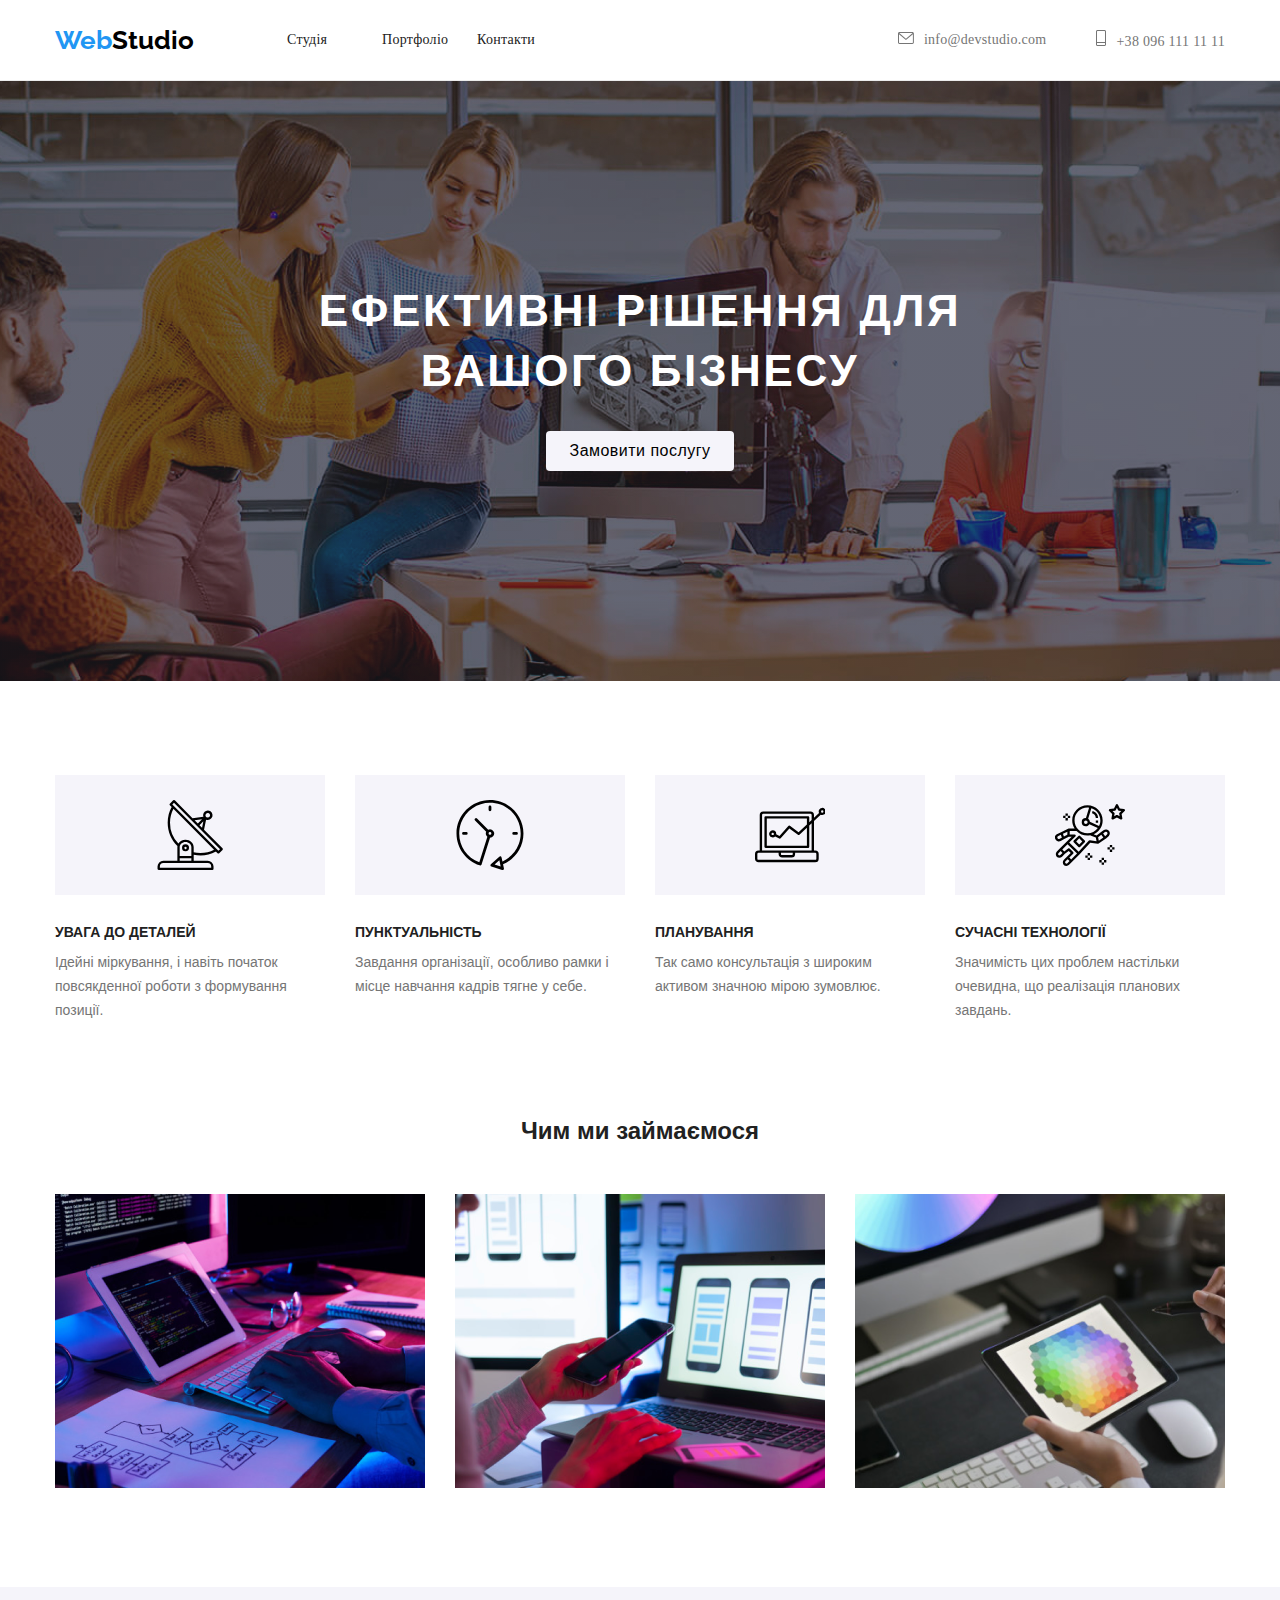
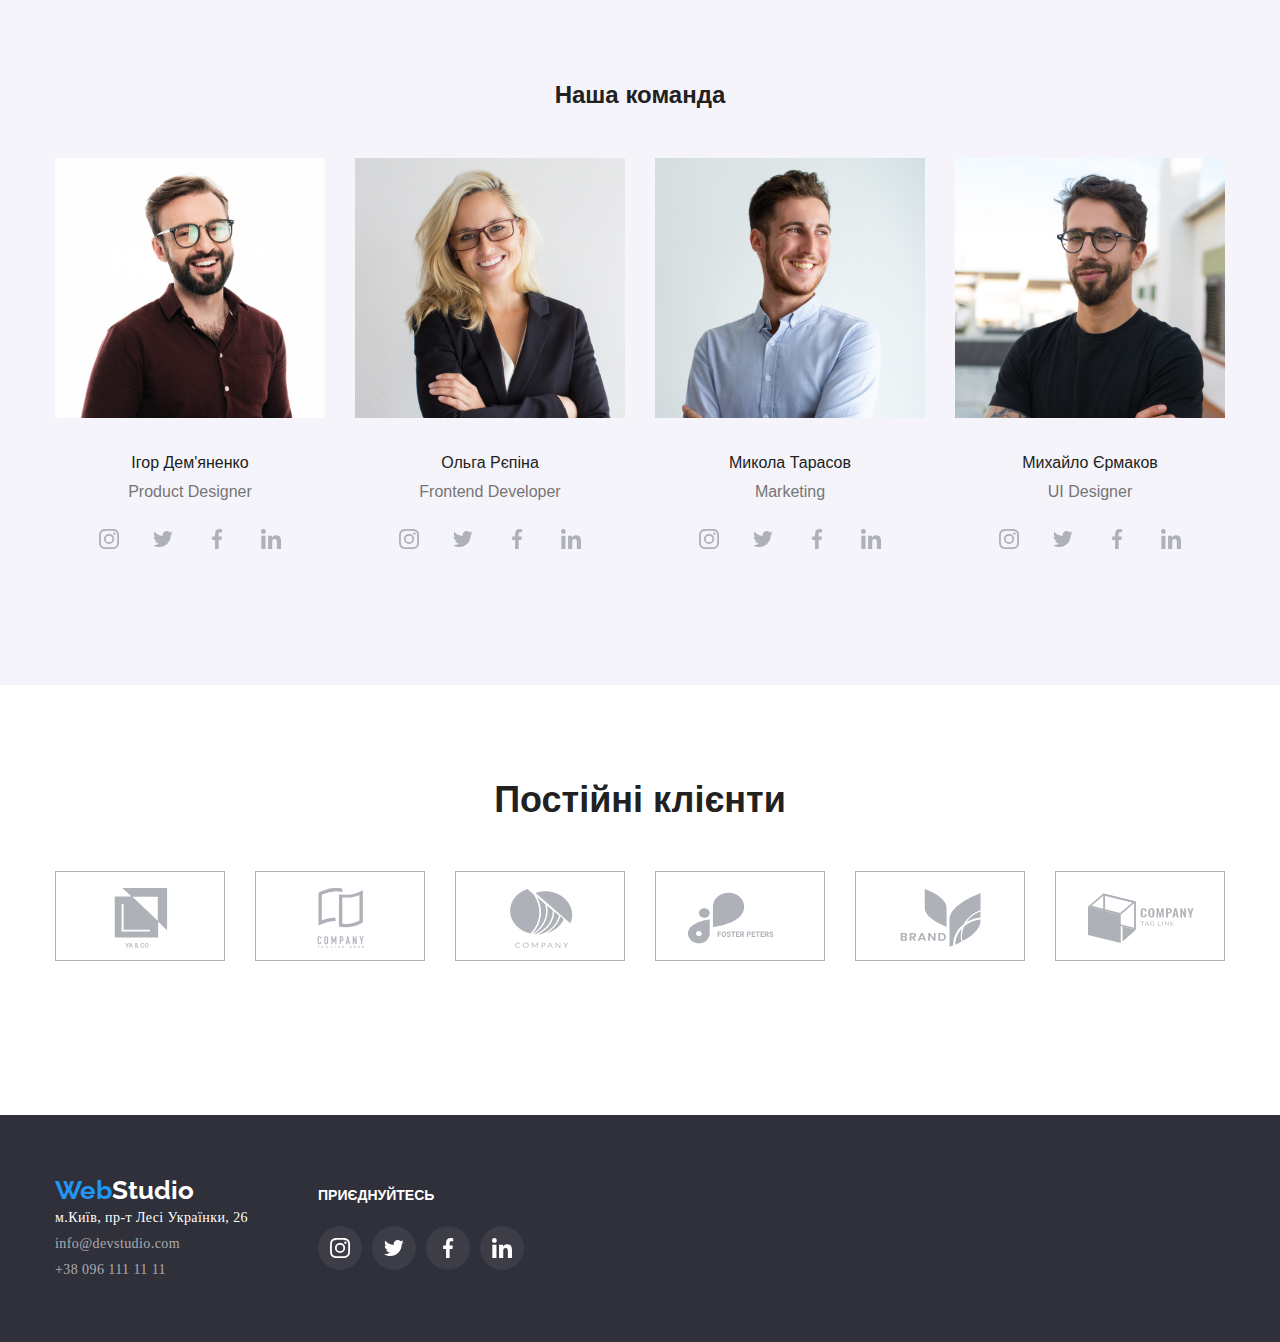
<file: index.html>
<!DOCTYPE html>
<html lang="ua">
  <head>
    <meta charset="UTF-8" />
    <meta http-equiv="X-UA-Compatible" content="IE=edge" />
    <meta name="viewport" content="width=device-width, initial-scale=1.0" />
    <title>Студія</title>
    <link rel="preconnect" href="https://fonts.googleapis.com">
    <link rel="preconnect" href="https://fonts.gstatic.com" crossorigin>
    <link href="https://fonts.googleapis.com/css2?family=Raleway:wght@700&display=swap" rel="stylesheet">
    <link
    rel="stylesheet"
    href="https://cdnjs.cloudflare.com/ajax/libs/modern-normalize/1.1.0/modern-normalize.min.css"
  />
    <link rel="stylesheet" href="./css/style.css">
  </head>
  <body>
    <header class="border">
      <div class="container nav-flex">
      <nav class="main-nav">
        <a class="web" href="#">Web<span class="logo">Studio</span></a>
        <ul class="nav-list dots">
          <li class="nav-item"><a class="nav-link" href="index.html">Студія</a></li>
          <li class="nav-item"><a class="nav-link" href="portfolio.html">Портфоліо</a></li>
          <li class="nav-item"><a class="nav-link" href="">Контакти </a></li>
        </ul>
      </nav>
      <ul class="contact-list dots">
        <li class="contact-item"><a class="contact-link" href="mailto:info@devstudio.com"><svg class="contact-icon" width="16" height="12">
          <use href="./images/icons.svg#icon-envelope"></use>
        </svg>info@devstudio.com</a></li>
        <li class="contact-item"><a class="contact-link" href="tel:+380961111111"><svg class="contact-icon" width="10" height="16">
          <use href="./images/icons.svg#icon-mobile"></use>
        </svg>+38 096 111 11 11</a></li>
      </ul>
    </div>
    </header>
    <main>
      <section class="section bg1">
        <div class="container ">
        <h1 class="main-title">Ефективні рішення для вашого бізнесу </h1>
        <button class="button">Замовити послугу</button>
        </div>
      </section>
      <section class="advatages-section">
        <div class="container">
        <h2 class="hidden">Особливості</h2>
        <ul class="advantages-list dots">
          <li class="advantages">
            <div class="advantages-icon-bg">
              <svg class="advantages-icon" width="70" height="70">
                <use href="./images/icons.svg#icon-antenna"></use>
              </svg>
            </div>
            <h3 class="advantages-title">Увага до деталей</h3>
            <p class="advantages-text">
                Ідейні міркування, і навіть початок повсякденної роботи з формування позиції.
            </p>
          </li>
          <li class="advantages">
            <div class="advantages-icon-bg">
              <svg class="advantages-icon" width="70" height="70">
                <use href="./images/icons.svg#icon-clock"></use>
              </svg>
            </div>
            <h3 class="advantages-title">Пунктуальність</h3>
            <p class="advantages-text">
                Завдання організації, особливо рамки і місце навчання кадрів тягне у себе.
            </p>
          </li>
          <li class="advantages">
            <div class="advantages-icon-bg">
              <svg class="advantages-icon" width="70" height="70">
                <use href="./images/icons.svg#icon-diagram"></use>
              </svg>
            </div>
            <h3 class="advantages-title">Планування</h3>
            <p class="advantages-text">
                Так само консультація з широким активом значною мірою зумовлює.
            </p>
          </li>
          <li class="advantages">
            <div class="advantages-icon-bg">
              <svg class="advantages-icon" width="70" height="70">
                <use href="./images/icons.svg#icon-astronaut"></use>
              </svg>
            </div>
            <h3 class="advantages-title">Сучасні технології</h3>
            <p class="advantages-text">
                Значимість цих проблем настільки очевидна, що реалізація планових завдань.
            </p>
          </li>
        </ul>
        </div>
      </section>
      <section class="images-section">
        <div class="container">
        <h2 class="section-title">Чим ми займаємося</h2>
        <ul class="images-list dots">
          <li class="images">
            <img 
              src="./images/box1.png"
              alt="сотрудник создает программу"
              width="370"
            />
          </li>
          <li class="images">
            <img
              src="./images/box2.png"
              alt="сотрудник создает мобильное приложение"
              width="370"
            />
          </li>
          <li class="images">
            <img
              src="./images/box3.png"
              alt="веб-дизайнер выьирает палитру"
              width="370"
            />
          </li>
        </ul>
        </div>
      </section>
      <section class="team-section">
        <div class="container">
        <h2 class="section-title">Наша команда</h2>
        <ul class="team-list dots">
          <li class="team-items">
            <img
              src="./images/img1.jpg"
              alt="фото Игоря Демьяненко"
              width="270"
              height="260"
            />
            <div class="team-worker">
            <h3 class="team">Ігор Дем'яненко</h3>
            <p class="profession" lang="en">Product Designer</p>
            <ul class="team-social-list dots">
              <li class="team-social-item">
                <a class="team-social-link" href="">
                  <svg class="team-social-icon" width="20" height="20">
                    <use href="./images/icons.svg#icon-instagram"></use>
                  </svg>
                </a>
              </li>

              <li class="team-social-item">
                <a class="team-social-link" href="">
                  <svg class="team-social-icon" width="20" height="20">
                    <use href="./images/icons.svg#icon-twitter"></use>
                  </svg>
                </a>
              </li>

              <li class="team-social-item">
                <a class="team-social-link" href="">
                  <svg class="team-social-icon" width="20" height="20">
                    <use href="./images/icons.svg#icon-facebook"></use>
                  </svg>
                </a>
              </li>

              <li class="team-social-item">
                <a class="team-social-link" href="">
                  <svg class="team-social-icon" width="20" height="20">
                    <use href="./images/icons.svg#icon-linkedin"></use>
                  </svg>
                </a>
              </li>
            </ul>
          </div>
          </li>
          <li class="team-items">
            <img
              src="./images/img2.jpg"
              alt="фото Ольги Репиной"
              width="270"
              height="260"
            />
            <div class="team-worker">
            <h3 class="team">Ольга Рєпіна</h3>
            <p class="profession" lang="en">Frontend Developer</p>
            <ul class="team-social-list dots">
              <li class="team-social-item">
                <a class="team-social-link" href="">
                  <svg class="team-social-icon" width="20" height="20">
                    <use href="./images/icons.svg#icon-instagram"></use>
                  </svg>
                </a>
              </li>

              <li class="team-social-item">
                <a class="team-social-link" href="">
                  <svg class="team-social-icon" width="20" height="20">
                    <use href="./images/icons.svg#icon-twitter"></use>
                  </svg>
                </a>
              </li>

              <li class="team-social-item">
                <a class="team-social-link" href="">
                  <svg class="team-social-icon" width="20" height="20">
                    <use href="./images/icons.svg#icon-facebook"></use>
                  </svg>
                </a>
              </li>

              <li class="team-social-item">
                <a class="team-social-link" href="">
                  <svg class="team-social-icon" width="20" height="20">
                    <use href="./images/icons.svg#icon-linkedin"></use>
                  </svg>
                </a>
              </li>
            </ul>
            </div>
          </li>
          <li class="team-items">
            <img
              src="./images/img3.jpg"
              alt="фото Николая Тарасова"
              width="270"
              height="260"
            />
            <div class="team-worker">
            <h3 class="team">Микола Тарасов</h3>
            <p class="profession" lang="en">Marketing</p>
            <ul class="team-social-list dots">
              <li class="team-social-item">
                <a class="team-social-link" href="">
                  <svg class="team-social-icon" width="20" height="20">
                    <use href="./images/icons.svg#icon-instagram"></use>
                  </svg>
                </a>
              </li>

              <li class="team-social-item">
                <a class="team-social-link" href="">
                  <svg class="team-social-icon" width="20" height="20">
                    <use href="./images/icons.svg#icon-twitter"></use>
                  </svg>
                </a>
              </li>

              <li class="team-social-item">
                <a class="team-social-link" href="">
                  <svg class="team-social-icon" width="20" height="20">
                    <use href="./images/icons.svg#icon-facebook"></use>
                  </svg>
                </a>
              </li>

              <li class="team-social-item">
                <a class="team-social-link" href="">
                  <svg class="team-social-icon" width="20" height="20">
                    <use href="./images/icons.svg#icon-linkedin"></use>
                  </svg>
                </a>
              </li>
            </ul>
            </div>
          </li>
          <li class="team-items">
            <img
              src="./images/img4.jpg"
              alt="фото Михаила Ермакова"
              width="270"
              height="260"
            />
            <div class="team-worker">
            <h3 class="team">Михайло Єрмаков</h3>
            <p class="profession" lang="en">UI Designer</p>
            <ul class="team-social-list dots">
              <li class="team-social-item">
                <a class="team-social-link" href="">
                  <svg class="team-social-icon" width="20" height="20">
                    <use href="./images/icons.svg#icon-instagram"></use>
                  </svg>
                </a>
              </li>

              <li class="team-social-item">
                <a class="team-social-link" href="">
                  <svg class="team-social-icon" width="20" height="20">
                    <use href="./images/icons.svg#icon-twitter"></use>
                  </svg>
                </a>
              </li>

              <li class="team-social-item">
                <a class="team-social-link" href="">
                  <svg class="team-social-icon" width="20" height="20">
                    <use href="./images/icons.svg#icon-facebook"></use>
                  </svg>
                </a>
              </li>

              <li class="team-social-item">
                <a class="team-social-link" href="">
                  <svg class="team-social-icon" width="20" height="20">
                    <use href="./images/icons.svg#icon-linkedin"></use>
                  </svg>
                </a>
              </li>
            </ul>
            </div>
          </li>
        </ul>
        </div>
      </section>
      <section class="client-section">
        <div class="container">
          <h2 class="client-title">Постійні клієнти</h2>
          <ul class="client-list dots">
            <li class="client-item">
              <a class="client-link" href="">
                <svg class="client-icon" width="106" height="60">
                  <use href="./images/icons.svg#icon-yaco"></use>
                </svg>
              </a>
            </li>

            <li class="client-item">
              <a class="client-link" href="">
                <svg class="client-icon" width="106" height="60">
                  <use href="./images/icons.svg#icon-company"></use>
                </svg>
              </a>
            </li>

            <li class="client-item">
              <a class="client-link" href="">
                <svg class="client-icon" width="106" height="60">
                  <use href="./images/icons.svg#icon-company2"></use>
                </svg>
              </a>
            </li>

            <li class="client-item">
              <a class="client-link" href="">
                <svg class="client-icon" width="106" height="60">
                  <use href="./images/icons.svg#icon-foster"></use>
                </svg>
              </a>
            </li>

            <li class="client-item">
              <a class="client-link" href="">
                <svg class="client-icon" width="106" height="60">
                  <use href="./images/icons.svg#icon-brand"></use>
                </svg>
              </a>
            </li>

            <li class="client-item">
              <a class="client-link" href="">
                <svg class="client-icon" width="106" height="60">
                  <use href="./images/icons.svg#icon-tag"></use>
                </svg>
              </a>
            </li>
          </ul>
        </div>
      </section>
    </main>
    <footer class="bg">
      <div class="container">
        <div class="footer-flex">
          <div class="footer-contacts-flex">
        <a class="web" href="#">Web<span class="logo-white">Studio</span></a>
      <address>
        <ul class="contact-list2 dots">
          <li >
            <a class="location"
              href="https://googl/maps/CdvJLRiEL6Q8Smko8"
              target="_blank"
              rel="noreferrer noopener"
              >м.Київ, пр-т Лесі Українки, 26</a
            >
          </li>
          <li><a class="mail2" href="mailto:info@devstudio.com">info@devstudio.com</a></li>
          <li><a class="tel2" href="tel:+380961111111">+38 096 111 11 11</a></li>
        </ul>
      </address>
      </div>
      <div class="footer-social-flex">
        <p class="footer-social-text">Приєднуйтесь</p>
        <ul class="footer-social-list dots">
          <li class="footer-social-item">
            <a class="footer-social-link" href="">
              <svg class="footer-social-icon" width="20" height="20">
                <use href="./images/icons.svg#icon-instagram"></use>
              </svg>
            </a>
          </li>

          <li class="footer-social-item">
            <a class="footer-social-link" href="">
              <svg class="footer-social-icon" width="20" height="20">
                <use href="./images/icons.svg#icon-twitter"></use>
              </svg>
            </a>
          </li>

          <li class="footer-social-item">
            <a class="footer-social-link" href="">
              <svg class="footer-social-icon" width="20" height="20">
                <use href="./images/icons.svg#icon-facebook"></use>
              </svg>
            </a>
          </li>

          <li class="footer-social-item">
            <a class="footer-social-link" href="">
              <svg class="footer-social-icon" width="20" height="20">
                <use href="./images/icons.svg#icon-linkedin"></use>
              </svg>
            </a>
          </li>
        </ul>
      </div>
    </div>
      </div>
  </footer>
  </body>
</html>
</file>
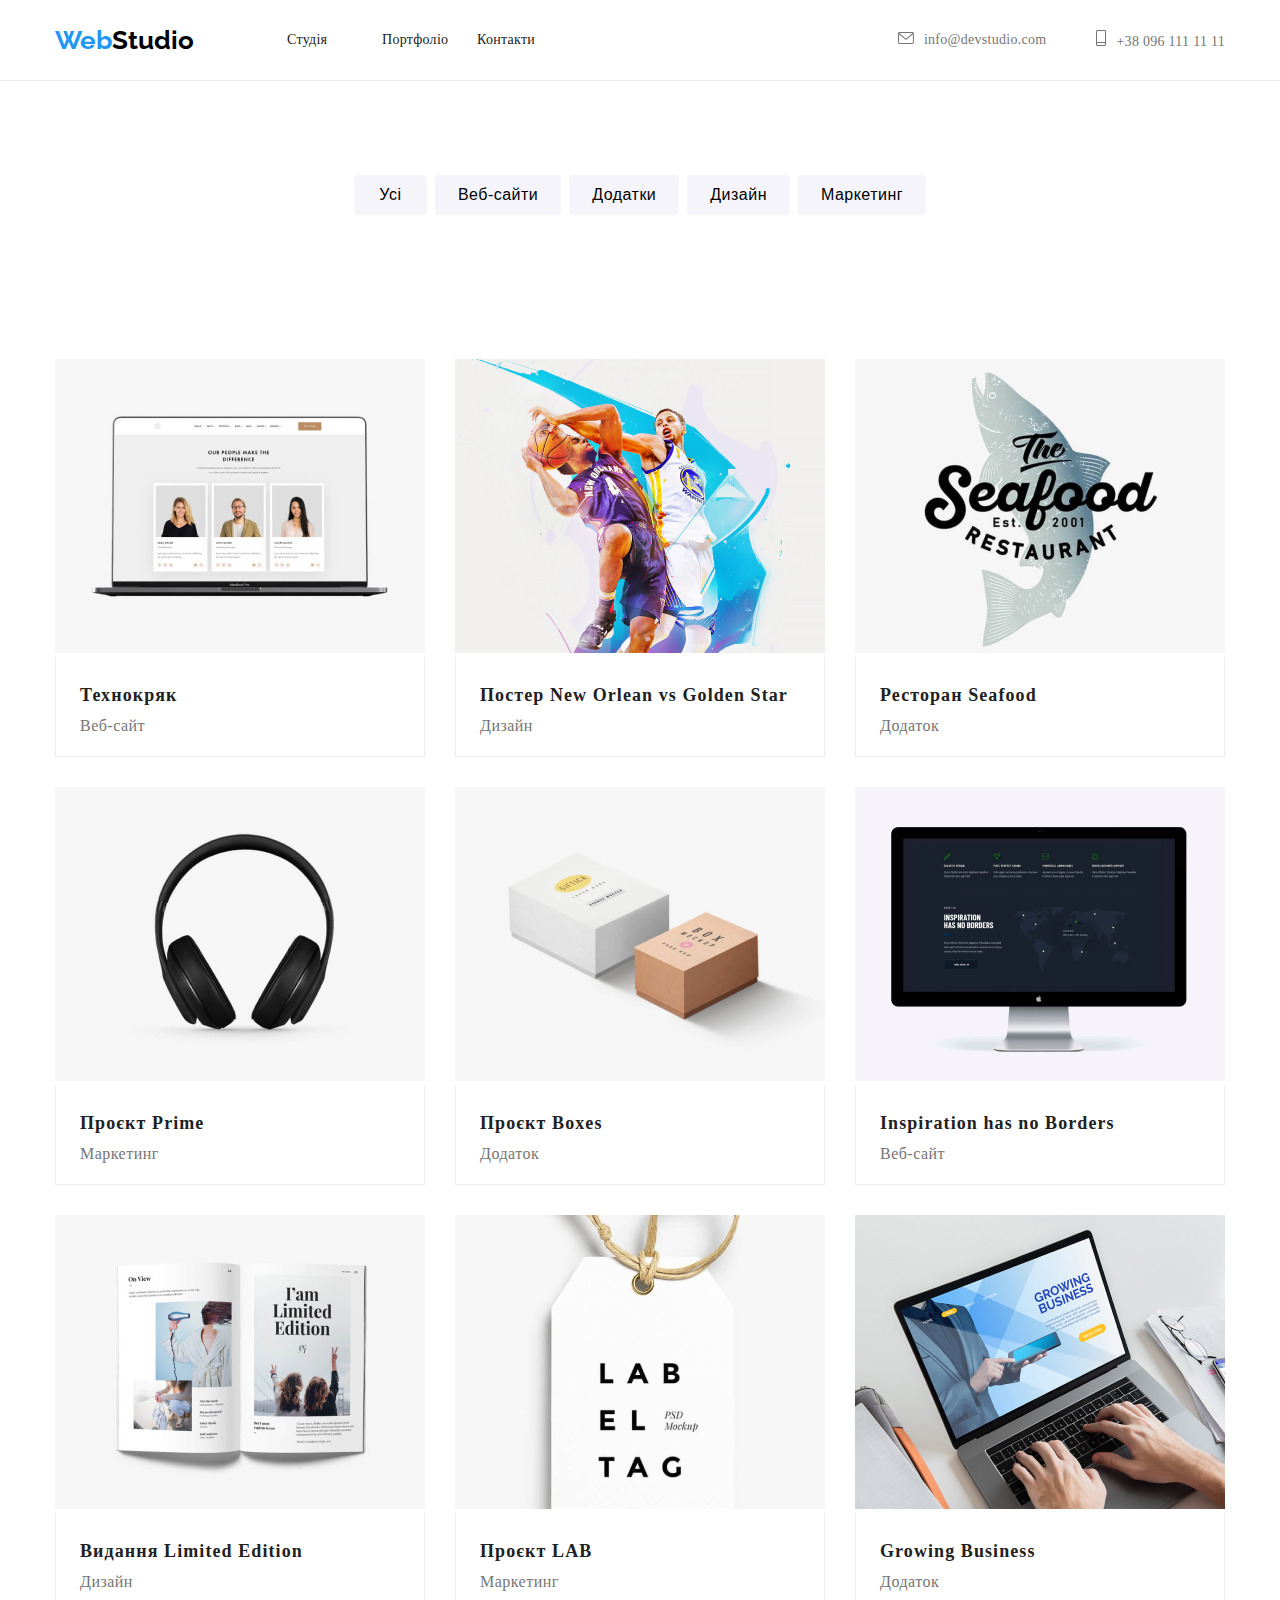
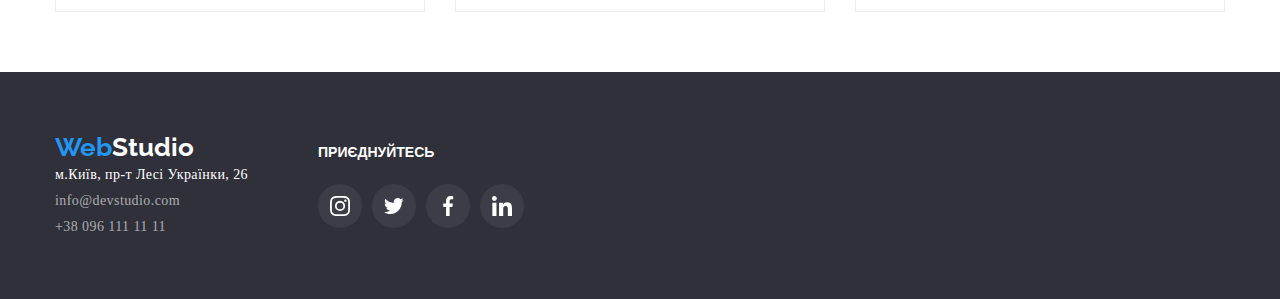
<file: portfolio.html>
<!DOCTYPE html>
<html lang="ua">
<head>
    <meta charset="UTF-8">
    <meta http-equiv="X-UA-Compatible" content="IE=edge">
    <meta name="viewport" content="width=device-width, initial-scale=1.0">
    <title>Портфоліо</title>
    <link rel="preconnect" href="https://fonts.googleapis.com">
    <link rel="preconnect" href="https://fonts.gstatic.com" crossorigin>
    <link href="https://fonts.googleapis.com/css2?family=Raleway:wght@700&display=swap" rel="stylesheet">
    <link
    rel="stylesheet"
    href="https://cdnjs.cloudflare.com/ajax/libs/modern-normalize/1.1.0/modern-normalize.min.css"
  />
    <link rel="stylesheet" href="./css/style.css">
</head>
<body>
    <header class="border">
      <div class="container nav-flex">
        <nav class="main-nav"> 
          <a class="web" href="#">Web<span class="logo">Studio</span></a>
          <ul class="nav-list dots">
            <li class="nav-item"><a class="nav-link" href="index.html">Студія</a></li>
            <li class="nav-item"><a class="nav-link" href="portfolio.html">Портфоліо</a></li>
            <li class="nav-item"><a class="nav-link" href="">Контакти </a></li>
          </ul>
        </nav>
        <ul class="contact-list dots">
          <li class="contact-item"><a class="contact-link" href="mailto:info@devstudio.com"><svg class="contact-icon" width="16" height="12">
            <use href="./images/icons.svg#icon-envelope"></use>
          </svg>info@devstudio.com</a></li>
          <li class="contact-item"><a class="contact-link" href="tel:+380961111111"><svg class="contact-icon" width="10" height="16">
            <use href="./images/icons.svg#icon-mobile"></use>
          </svg>+38 096 111 11 11</a></li>
        </ul>
      </div>
      </header> 
      <section class="section">
        <div class="container">
          <div class="buttons">
        <button class="button" type="button">Усі</button>
        <button class="button" type="button">Веб-сайти</button>
        <button class="button" type="button">Додатки</button>
        <button class="button" type="button">Дизайн</button>
        <button class="button" type="button">Маркетинг</button>
        </div>
          </div>
      </section>
      <div class="container">
      <ul class="example-list dots">
        <li class="example">
          <img 
            src="./images/img-4.jpg"
            alt="фото Технокряк"
            width="370"
            height="294"
          />
          <div class="border2">
          <h3 class="description">Технокряк</h3>
          <p class="typ" lang="ua">Веб-сайт</p>
        </div>
        </li>
        <li class="example">
          <img 
            src="./images/img-5.jpg"
            alt="фото Постер New Orlean vs Golden Star"
            width="370"
            height="294"
          />
          <div class="border2">
          <h3 class="description">Постер New Orlean vs Golden Star</h3>
          <p class="typ" lang="ua">Дизайн</p>
        </div>
        </li>
        <li class="example">
          <img 
            src="./images/img-6.jpg"
            alt="фото Ресторан Seafood"
            width="370"
            height="294"
          />
          <div class="border2">
          <h3 class="description">Ресторан Seafood</h3>
          <p class="typ" lang="ua">Додаток</p>
        </div>
        </li>
        <li class="example">
          <img 
            src="./images/img-7.jpg"
            alt="фото Проєкт Prime"
            width="370"
            height="294"
          />
          <div class="border2">
          <h3 class="description">Проєкт Prime</h3>
          <p class="typ" lang="ua">Маркетинг</p>
        </div>
        </li>
        <li class="example">
            <img 
              src="./images/img-8.jpg"
              alt="фото Проєкт Boxes"
              width="370"
              height="294"
            />
            <div class="border2">
            <h3 class="description" >Проєкт Boxes</h3>
            <p class="typ" lang="ua">Додаток</p>
          </div>
          </li>
          <li class="example">
            <img 
              src="./images/img-9.jpg"
              alt="фото Inspiration has no Borders"
              width="370"
              height="294"
            />
            <div class="border2">
            <h3 class="description">Inspiration has no Borders</h3>
            <p class="typ" lang="ua">Веб-сайт</p>
          </div>
          </li>
          <li class="example">
            <img 
              src="./images/img-10.jpg"
              alt="фото Видання Limited Edition"
              width="370"
              height="294"
            />
            <div class="border2">
            <h3 class="description">Видання Limited Edition</h3>
            <p class="typ" lang="ua">Дизайн</p>
          </div>
          </li>
          <li class="example">
            <img 
              src="./images/img-11.jpg"
              alt="фото Проєкт LAB"
              width="370"
              height="294"
            />
            <div class="border2">
            <h3 class="description">Проєкт LAB</h3>
            <p class="typ" lang="ua">Маркетинг</p>
          </div>
          </li>
          <li class="example">
            <img 
              src="./images/img-12.jpg"
              alt="фото Growing Business"
              width="370"
              height="294"
            />
            <div class="border2">
            <h3 class="description">Growing Business</h3>
            <p class="typ" lang="ua">Додаток</p>
          </div>
          </li>
      </ul>
    </div>
    <footer class="bg">
      <div class="container">
        <div class="footer-flex">
          <div class="footer-contacts-flex">
        <a class="web" href="#">Web<span class="logo-white">Studio</span></a>
      <address>
        <ul class="contact-list2 dots">
          <li >
            <a class="location"
              href="https://googl/maps/CdvJLRiEL6Q8Smko8"
              target="_blank"
              rel="noreferrer noopener"
              >м.Київ, пр-т Лесі Українки, 26</a
            >
          </li>
          <li><a class="mail2" href="mailto:info@devstudio.com">info@devstudio.com</a></li>
          <li><a class="tel2" href="tel:+380961111111">+38 096 111 11 11</a></li>
        </ul>
      </address>
      </div>
      <div class="footer-social-flex">
        <p class="footer-social-text">Приєднуйтесь</p>
        <ul class="footer-social-list dots">
          <li class="footer-social-item">
            <a class="footer-social-link" href="">
              <svg class="footer-social-icon" width="20" height="20">
                <use href="./images/icons.svg#icon-instagram"></use>
              </svg>
            </a>
          </li>

          <li class="footer-social-item">
            <a class="footer-social-link" href="">
              <svg class="footer-social-icon" width="20" height="20">
                <use href="./images/icons.svg#icon-twitter"></use>
              </svg>
            </a>
          </li>

          <li class="footer-social-item">
            <a class="footer-social-link" href="">
              <svg class="footer-social-icon" width="20" height="20">
                <use href="./images/icons.svg#icon-facebook"></use>
              </svg>
            </a>
          </li>

          <li class="footer-social-item">
            <a class="footer-social-link" href="">
              <svg class="footer-social-icon" width="20" height="20">
                <use href="./images/icons.svg#icon-linkedin"></use>
              </svg>
            </a>
          </li>
        </ul>
      </div>
    </div>
      </div>
  </footer>
  </body>
</html>
</file>
<file: css/style.css>
:root {
 --primary-text-color:#212121;
 --active-color:#2196F3;
--contact-color:#757575;
--white-color:#FFFFFF;
--footer-contact-color:rgba(255, 255, 255, 0.6);
--footer-background-color:#2F303A;
--bottons-color:#F5F4FA;
--logo-color: #000000;
}
body {font-family: 'Roboto', sans-serif;
    color: var(--primary-text-color)
}
.nav-link {text-decoration: none;color:var(--primary-text-color);}
.nav-link:active,
.nav-link:hover,
.nav-link:focus {color:var(--active-color);}
.contact-link:active,
.contact-link:hover,
.contact-link:focus {color:var(--active-color);}

h1,
h2,
h3,
h4,
h5,
h6,
p,
ul {
  margin: 0;
  padding: 0;
}

.contact-icon {
  margin-right: 10px;
  fill: currentColor;
}
.advantages-icon {
  align-items: center;
}
.advantages-icon-bg {
  display: flex;
  width: 270px;
  height: 120px;
  align-items: center;
  justify-content: center;
  flex-direction: column;
  margin-bottom: 30px;

  background-color: var(--bottons-color);
}

.nav-flex {  display: flex;
    align-items: center;}
    .main-nav {display: flex;
        align-items: center;}
.container {
  width: 1200px;
  margin-left: auto;
  margin-right: auto;
  padding-left: 15px;
  padding-right: 15px;
}
.border { border-bottom: 1px solid #ececec;}
.section {  padding-top: 94px;
    padding-bottom: 94px;}
.nav-list {
    display: flex;
    margin-left: 93px;
  }
  .nav-item:not(:last-child) {
    margin-right: 50px;
  }
.web { font-family: "Raleway", sans-serif;
  font-weight: 700;
  font-size: 26px;
  line-height: 1.19;
  color: var(--active-color);
  align-items: center;
    }
    .web {text-decoration: none;}
    .web:active,
    .web:hover,
    .web:focus {color:var(--active-color);}
.logo {color: var(--logo-color);}
.logo-white {color:var(--white-color)}
.nav-item {
        width: 45px;
        font-family: 'Roboto';
        font-style: normal;
        font-size: 14px;
        line-height: 1;
        letter-spacing: 0.02em;
        text-decoration:none;
        color: var(--primary-text-color);}
.nav-link {
    display: block;
    padding-top: 32px;
    padding-bottom: 32px;
    font-weight: 500;
    font-size: 14px;
    line-height: 1.14;
    letter-spacing: 0.02em;
  }
.contact-link
{
    width: 135px;
    font-family: 'Roboto';
    font-style: normal;
    font-weight: 500;
    font-size: 14px;
    line-height: 1;
    letter-spacing: 0.02em;
    text-decoration:none;
    color: var(--contact-color);
    }
.contact-list {
    display: flex;
    margin-left: auto;
  }
.contact-item {
    margin-left: 50px;
  }
.main-title {margin-bottom: 30px;
  margin-left: auto;
  margin-right: auto;
  font-size: 44px;
  max-width: 696px;
  font-weight: 900;
  line-height: 1.36;
  letter-spacing: 0.06em;
  text-transform: uppercase;
  color: var(--white-color);}
  .contact-icon {
    margin-right: 10px;
    fill: currentColor;
  }
.button {
        
        background: var(--bottons-color);
        border-radius: 4px;}
.button:hover,
.button:active,
.button:focus {color:var(--white-color);
    background-color:var(--active-color);
    box-shadow: 0px 3px 1px rgba(0, 0, 0, 0.1), 0px 1px 2px rgba(0, 0, 0, 0.08),
    0px 2px 2px rgba(0, 0, 0, 0.12);}
    .button {cursor: pointer;}
.buttons {
    display: flex;
    justify-content: center;
    margin-bottom: 50px;
  }
.button:not(:last-child) {
    margin-right: 8px;
  }
.button  {
    display: inline-block;
    min-width: 73px;
    border-radius: 4px;
    border: 1px solid transparent;
    padding: 6px 22px;
  
    font-family: "Roboto", sans-serif;
    font-weight: 500;
    font-size: 16px;
    line-height: 1.63;
    letter-spacing: 0.03em;
    text-align: center;
    cursor: pointer;
  }   

.hidden {display:none;}
.advatages-section { padding-top: 94px;
  padding-bottom: 94px;}
.advantages-list {display: flex;}
.advantages:not(:last-child) {
  margin-right: 30px;
  max-width: 270px;
}
.advantages-title { margin-bottom: 10px;

  font-weight: 700;
  font-size: 14px;
  line-height: 1.14;
  text-transform: uppercase;}
.advantages-text { font-size: 14px;
  line-height: 1.71;
  color: var(--contact-color);}
  .images-section {padding-bottom: 94px;}
.images-list {display: flex;}
.images:not(:last-child) {
  margin-right: 30px;
}
.team-section { padding-top: 94px;
  padding-bottom: 94px;
background-color: var(--bottons-color);}
.team-list {
  display: flex;
}

.team-items:not(:last-child) {
  margin-right: 30px;
}
.team {font-weight: 500;
  font-size: 16px;
  line-height: 1.19;
  text-align: center;}
.profession { margin-top: 10px;

  font-size: 16px;
  line-height: 1.19;
  text-align: center;
  color: var(--contact-color)}
.team-worker { padding: 30px 0px;}
.section-title {
  margin-bottom: 50px;
  text-align: center;
}
.example-list  {
    display: flex;
    flex-wrap: wrap;
    margin: -15px;
  }
.example { margin: 15px;}
.example:hover,
.example:focus {
  box-shadow: 0px 3px 1px rgba(0, 0, 0, 0.1), 0px 1px 2px rgba(0, 0, 0, 0.08),
    0px 2px 2px rgba(0, 0, 0, 0.12);
}
.border2 {
    border: 1px solid #eeeeee;
    border-top: transparent;
    padding: 20px 24px;
  }

.description {
    font-family: 'Roboto';
    font-style: normal;
    font-weight: 700;
    font-size: 18px;
    line-height: 2;
    letter-spacing: 0.06em;
    color: var(--primary-text-color);}
.typ {
    margin-top:4px;
    font-family: 'Roboto';
    font-size: 16px;
    line-height: 1,87;
    letter-spacing: 0.03em;
    color: var(--contact-color);
    }
    .team-social-list {
      display: flex;
      padding: 0px 32px;
      margin-top: 16px;
      list-style: none;
      justify-content: space-between;
      align-items: center;
    }
    
    .team-social-item {
      width: 44px;
      height: 44px;
    }
    
    .team-social-link {
      width: 44px;
      height: 44px;
      display: block;
      border-radius: 50%;
      color: #afb1b8;
      background-color: #f5f4fa;
    }
    
    .team-social-link:hover,
    .team-social-link:focus {
      color: #ffffff;
      background-color: var(--active-color);
    }
    
    .team-social-icon {
      margin: 12px 0px 0px 12px;
      fill: currentColor;
    }    
    .client-section {
      padding-top: 94px;
      padding-bottom: 94px;
    }
    
    .client-title {
      margin-bottom: 50px;
    
      font-weight: 700;
      font-size: 36px;
      line-height: 1.17;
      text-align: center;
    }
    
    .client-list {
      display: flex;
      padding: 0;
      margin: 0;
      list-style: none;
      justify-content: space-between;
      align-items: center;
    }
    
    .client-item {
      width: 170px;
      height: 90px;
    }
    
    .client-item:not(:last-child) {
      margin-right: 30px;
    }
    
    .client-link {
      width: 170px;
      height: 90px;
      display: block;
      border: 1px solid #afb1b8;
      color: #afb1b8;
      background-color: #fff;
      padding: 16px 32px;
    }
    
    .client-link:hover,
    .client-link:focus {
      color: var(--active-color);
      border-color: var(--active-color);
    }
    
    .client-icon {
      fill: currentColor;
    }
    
    .client-item:hover,
    .client-item:focus {
      color: var(--active-color);
      border-color: var(--active-color);
    }
    
    .bg {
        margin-top: 60px;
        padding-top: 60px;
        padding-bottom: 60px;
        background: var(--footer-background-color);}
.bg1 { padding-top: 200px;
  padding-bottom: 200px;

  max-width: 1600px;
  min-height: 600px;
  margin-left: auto;
  margin-right: auto;

  background-image: linear-gradient(
      to right,
      rgba(47, 48, 58, 0.4),
      rgba(47, 48, 58, 0.4)
    ),
    url(../images/main.jpg);
  background-color: var(--footer-background-color);
  background-repeat: no-repeat;
  background-position: center;
  background-size: cover;

  text-align: center;}
.location {text-decoration: none;}
.dots {
    list-style: none;
  }
.dots2 {color:var(--footer-background-color)}
.web2 {
  font-family: 'Raleway';
    font-style: normal;
    font-size: 26px;
    line-height: 31px;
    letter-spacing: 0.03em;
    color:var(--white-color);
    text-decoration: none;
    }
.location {
    margin-top: auto;
    font-family: 'Roboto';
    font-style: normal;
    font-weight: 400;
    font-size: 14px;
    line-height: 24px;
    letter-spacing: 0.03em;
    color:var(--white-color);
    text-decoration: none;
    }
.mail2 {
    margin-top: auto;
    font-family: 'Roboto';
    font-style: normal;
    font-weight: 400;
    font-size: 14px;
    line-height: 2;
    letter-spacing: 0.03em;
    color:var(--footer-contact-color);
    text-decoration: none;
    }
.tel2 {
    margin-top: auto;
    font-family: 'Roboto';
    font-style: normal;
    font-weight: 400;
    font-size: 14px;
    line-height: 24px;
    letter-spacing: 0.03em;
    color:var(--footer-contact-color);    
    text-decoration: none;
}
.location:active,
.location:hover,
.location:focus {color:var(--active-color);}
.web2:active,
.web2:hover,
.web2:focus {color:var(--active-color);}
.mail2:active,
.mail2:hover,
.mail2:focus {color:var(--active-color);}
.tel2:active,
.tel2:hover,
.tel2:focus {color:var(--active-color);}
.footer-flex {
  display: flex;
  margin: 0;
  padding: 0;
  list-style: none;
}
.footer-flex {
  display: flex;
  margin: 0;
  padding: 0;
  list-style: none;
}
.footer-social-text {
  padding: 20px 0px 10px 0px;
  margin-bottom: 20px;
  font-weight: 700;
  font-size: 14px;
  line-height: 1.14px;
  text-transform: uppercase;
  color: var(--white-color);
}

.footer-social-flex {
  margin-left: 70px;
  width: 206px;
}

.footer-social-list {
  display: flex;
  padding: 0;
  margin-top: 0;
  list-style: none;
  justify-content: space-between;
  align-items: center;
}

.footer-social-item {
  width: 44px;
  height: 44px;
}

.footer-social-link {
  width: 44px;
  height: 44px;
  display: block;
  border-radius: 50%;
  color: #ffffff;
  background-color: #ffffff10;
}

.footer-social-link:hover,
.footer-social-link:focus {
  color: #ffffff;
  background-color: var(--active-color);
}

.footer-social-icon {
  margin: 12px 0px 0px 12px;
  fill: currentColor;
}
</file>
